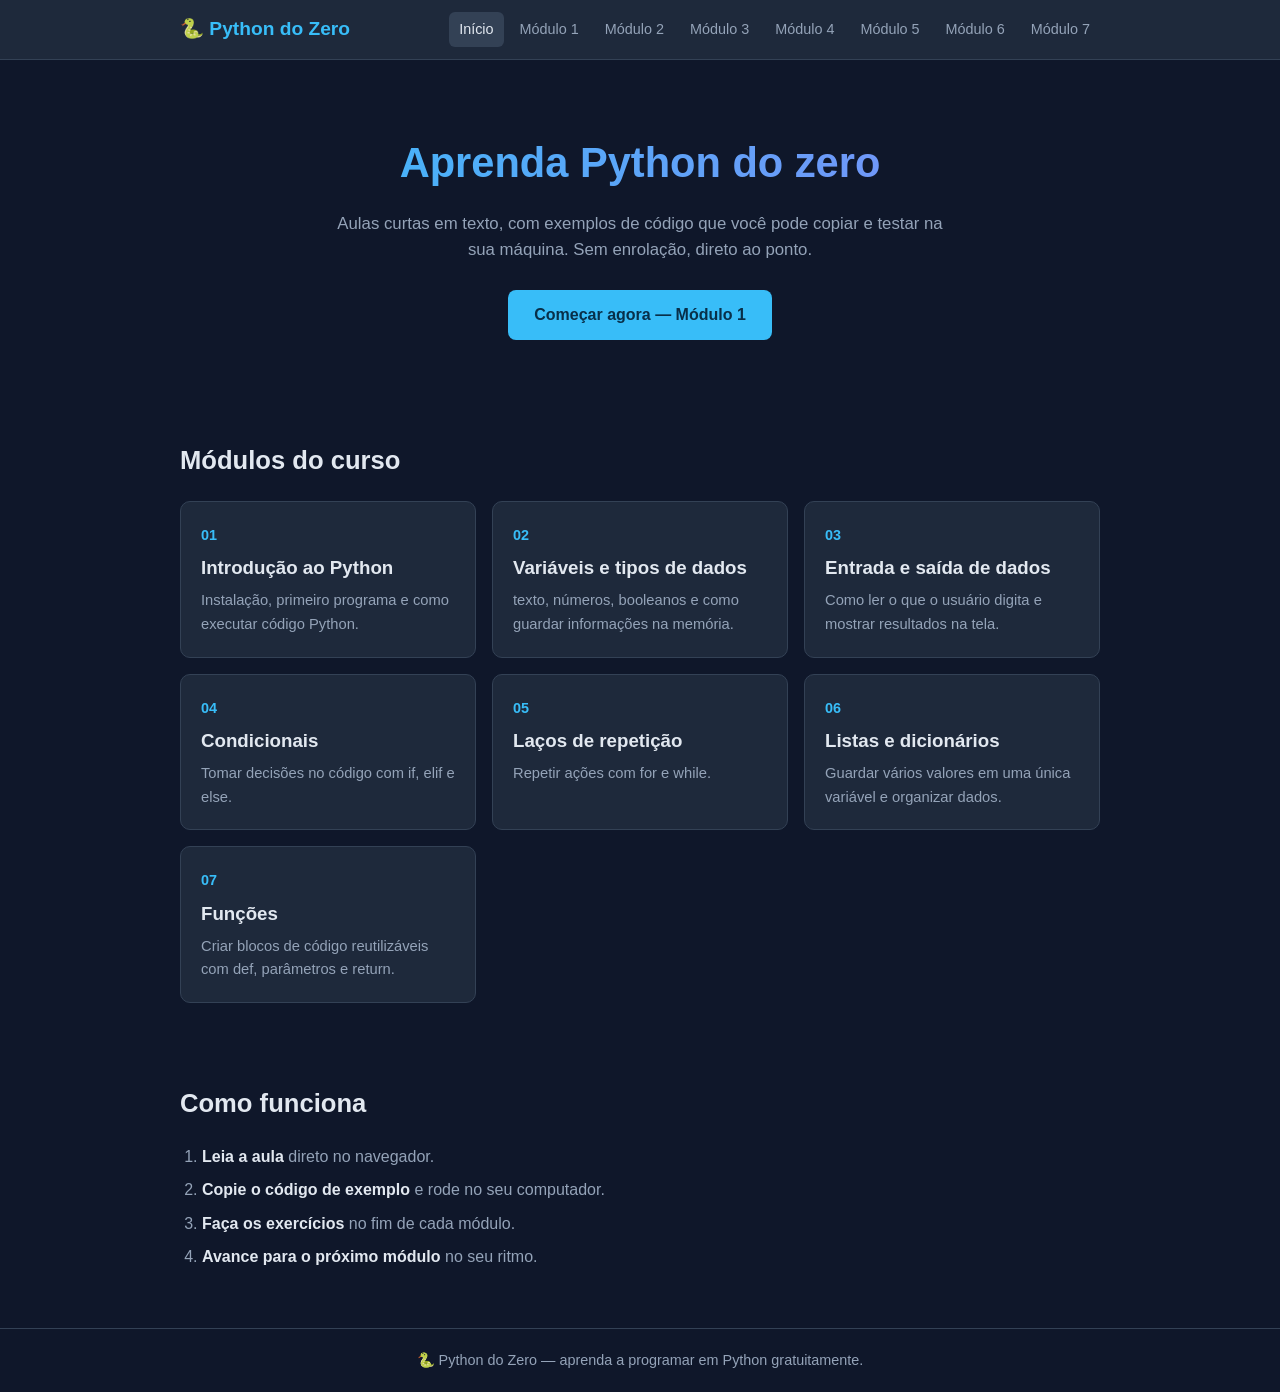
<file: index.html>
<!DOCTYPE html>
<html lang="pt-BR">
<head>
  <meta charset="UTF-8">
  <meta name="viewport" content="width=device-width, initial-scale=1.0">
  <title>Python do Zero — Aprenda Python passo a passo</title>
  <meta name="description" content="Plataforma gratuita para aprender Python do zero, com aulas em texto, exemplos de código e exercícios.">
  <link rel="stylesheet" href="css/style.css">
</head>
<body>
  <header class="topo">
    <div class="container topo-conteudo">
      <a class="logo" href="index.html">🐍 Python do Zero</a>
      <button class="menu-botao" id="menu-botao" aria-label="Abrir menu">☰</button>
      <nav class="menu" id="menu">
        <a href="index.html" class="ativo">Início</a>
        <a href="aulas/modulo-1.html">Módulo 1</a>
        <a href="aulas/modulo-2.html">Módulo 2</a>
        <a href="aulas/modulo-3.html">Módulo 3</a>
        <a href="aulas/modulo-4.html">Módulo 4</a>
        <a href="aulas/modulo-5.html">Módulo 5</a>
        <a href="aulas/modulo-6.html">Módulo 6</a>
        <a href="aulas/modulo-7.html">Módulo 7</a>
      </nav>
    </div>
  </header>

  <main>
    <section class="hero container">
      <h1>Aprenda Python do zero</h1>
      <p class="subtitulo">Aulas curtas em texto, com exemplos de código que você pode copiar e testar na sua máquina. Sem enrolação, direto ao ponto.</p>
      <a class="botao" href="aulas/modulo-1.html">Começar agora — Módulo 1</a>
    </section>

    <section class="container modulos">
      <h2>Módulos do curso</h2>
      <div class="grade">
        <a class="cartao" href="aulas/modulo-1.html">
          <span class="numero">01</span>
          <h3>Introdução ao Python</h3>
          <p>Instalação, primeiro programa e como executar código Python.</p>
        </a>
        <a class="cartao" href="aulas/modulo-2.html">
          <span class="numero">02</span>
          <h3>Variáveis e tipos de dados</h3>
          <p>texto, números, booleanos e como guardar informações na memória.</p>
        </a>
        <a class="cartao" href="aulas/modulo-3.html">
          <span class="numero">03</span>
          <h3>Entrada e saída de dados</h3>
          <p>Como ler o que o usuário digita e mostrar resultados na tela.</p>
        </a>
        <a class="cartao" href="aulas/modulo-4.html">
          <span class="numero">04</span>
          <h3>Condicionais</h3>
          <p>Tomar decisões no código com if, elif e else.</p>
        </a>
        <a class="cartao" href="aulas/modulo-5.html">
          <span class="numero">05</span>
          <h3>Laços de repetição</h3>
          <p>Repetir ações com for e while.</p>
        </a>
        <a class="cartao" href="aulas/modulo-6.html">
          <span class="numero">06</span>
          <h3>Listas e dicionários</h3>
          <p>Guardar vários valores em uma única variável e organizar dados.</p>
        </a>
        <a class="cartao" href="aulas/modulo-7.html">
          <span class="numero">07</span>
          <h3>Funções</h3>
          <p>Criar blocos de código reutilizáveis com def, parâmetros e return.</p>
        </a>
      </div>
    </section>

    <section class="container como-funciona">
      <h2>Como funciona</h2>
      <ol class="passos">
        <li><strong>Leia a aula</strong> direto no navegador.</li>
        <li><strong>Copie o código de exemplo</strong> e rode no seu computador.</li>
        <li><strong>Faça os exercícios</strong> no fim de cada módulo.</li>
        <li><strong>Avance para o próximo módulo</strong> no seu ritmo.</li>
      </ol>
    </section>
  </main>

  <footer class="rodape">
    <div class="container">
      <p>🐍 Python do Zero — aprenda a programar em Python gratuitamente.</p>
    </div>
  </footer>

  <script src="js/main.js"></script>
</body>
</html>
</file>
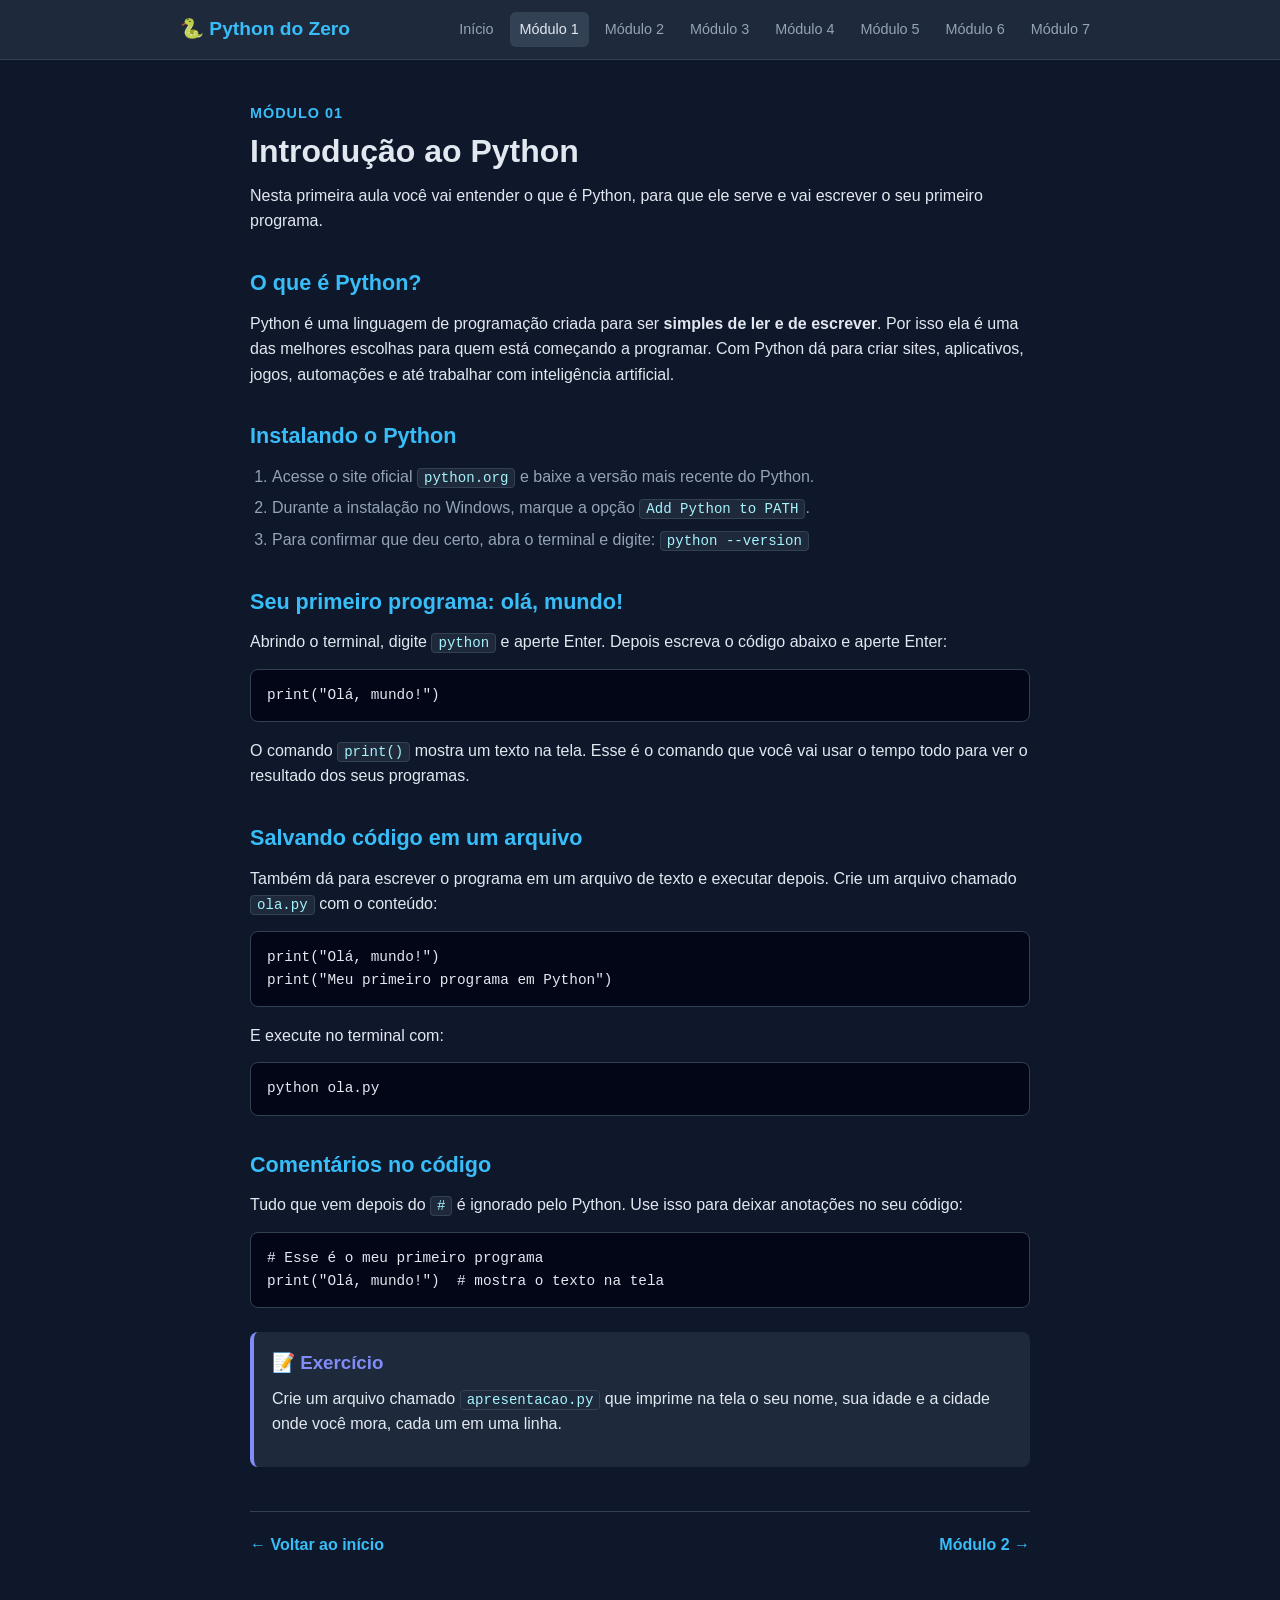
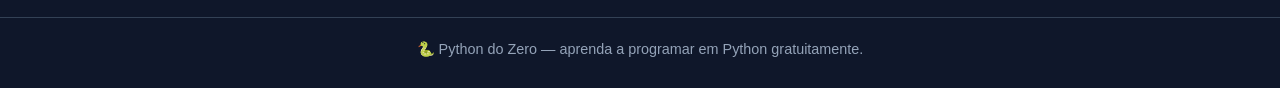
<file: aulas/modulo-1.html>
<!DOCTYPE html>
<html lang="pt-BR">
<head>
  <meta charset="UTF-8">
  <meta name="viewport" content="width=device-width, initial-scale=1.0">
  <title>Módulo 1 — Introdução ao Python | Python do Zero</title>
  <link rel="stylesheet" href="../css/style.css">
</head>
<body>
  <header class="topo">
    <div class="container topo-conteudo">
      <a class="logo" href="../index.html">🐍 Python do Zero</a>
      <button class="menu-botao" id="menu-botao" aria-label="Abrir menu">☰</button>
      <nav class="menu" id="menu">
        <a href="../index.html">Início</a>
        <a href="modulo-1.html">Módulo 1</a>
        <a href="modulo-2.html">Módulo 2</a>
        <a href="modulo-3.html">Módulo 3</a>
        <a href="modulo-4.html">Módulo 4</a>
        <a href="modulo-5.html">Módulo 5</a>
        <a href="modulo-6.html">Módulo 6</a>
        <a href="modulo-7.html">Módulo 7</a>
      </nav>
    </div>
  </header>

  <main class="aula">
    <span class="modulo-tag">Módulo 01</span>
    <h1>Introdução ao Python</h1>
    <p>Nesta primeira aula você vai entender o que é Python, para que ele serve e vai escrever o seu primeiro programa.</p>

    <h2>O que é Python?</h2>
    <p>Python é uma linguagem de programação criada para ser <strong>simples de ler e de escrever</strong>. Por isso ela é uma das melhores escolhas para quem está começando a programar. Com Python dá para criar sites, aplicativos, jogos, automações e até trabalhar com inteligência artificial.</p>

    <h2>Instalando o Python</h2>
    <ol>
      <li>Acesse o site oficial <code>python.org</code> e baixe a versão mais recente do Python.</li>
      <li>Durante a instalação no Windows, marque a opção <code>Add Python to PATH</code>.</li>
      <li>Para confirmar que deu certo, abra o terminal e digite: <code>python --version</code></li>
    </ol>

    <h2>Seu primeiro programa: olá, mundo!</h2>
    <p>Abrindo o terminal, digite <code>python</code> e aperte Enter. Depois escreva o código abaixo e aperte Enter:</p>
    <pre><code>print("Olá, mundo!")</code></pre>
    <p>O comando <code>print()</code> mostra um texto na tela. Esse é o comando que você vai usar o tempo todo para ver o resultado dos seus programas.</p>

    <h2>Salvando código em um arquivo</h2>
    <p>Também dá para escrever o programa em um arquivo de texto e executar depois. Crie um arquivo chamado <code>ola.py</code> com o conteúdo:</p>
    <pre><code>print("Olá, mundo!")
print("Meu primeiro programa em Python")</code></pre>
    <p>E execute no terminal com:</p>
    <pre><code>python ola.py</code></pre>

    <h2>Comentários no código</h2>
    <p>Tudo que vem depois do <code>#</code> é ignorado pelo Python. Use isso para deixar anotações no seu código:</p>
    <pre><code># Esse é o meu primeiro programa
print("Olá, mundo!")  # mostra o texto na tela</code></pre>

    <div class="exercicio">
      <h3>📝 Exercício</h3>
      <p>Crie um arquivo chamado <code>apresentacao.py</code> que imprime na tela o seu nome, sua idade e a cidade onde você mora, cada um em uma linha.</p>
    </div>

    <nav class="nav-aulas">
      <a href="../index.html">← Voltar ao início</a>
      <a href="modulo-2.html">Módulo 2 →</a>
    </nav>
  </main>

  <footer class="rodape">
    <div class="container">
      <p>🐍 Python do Zero — aprenda a programar em Python gratuitamente.</p>
    </div>
  </footer>

  <script src="../js/main.js"></script>
</body>
</html>
</file>
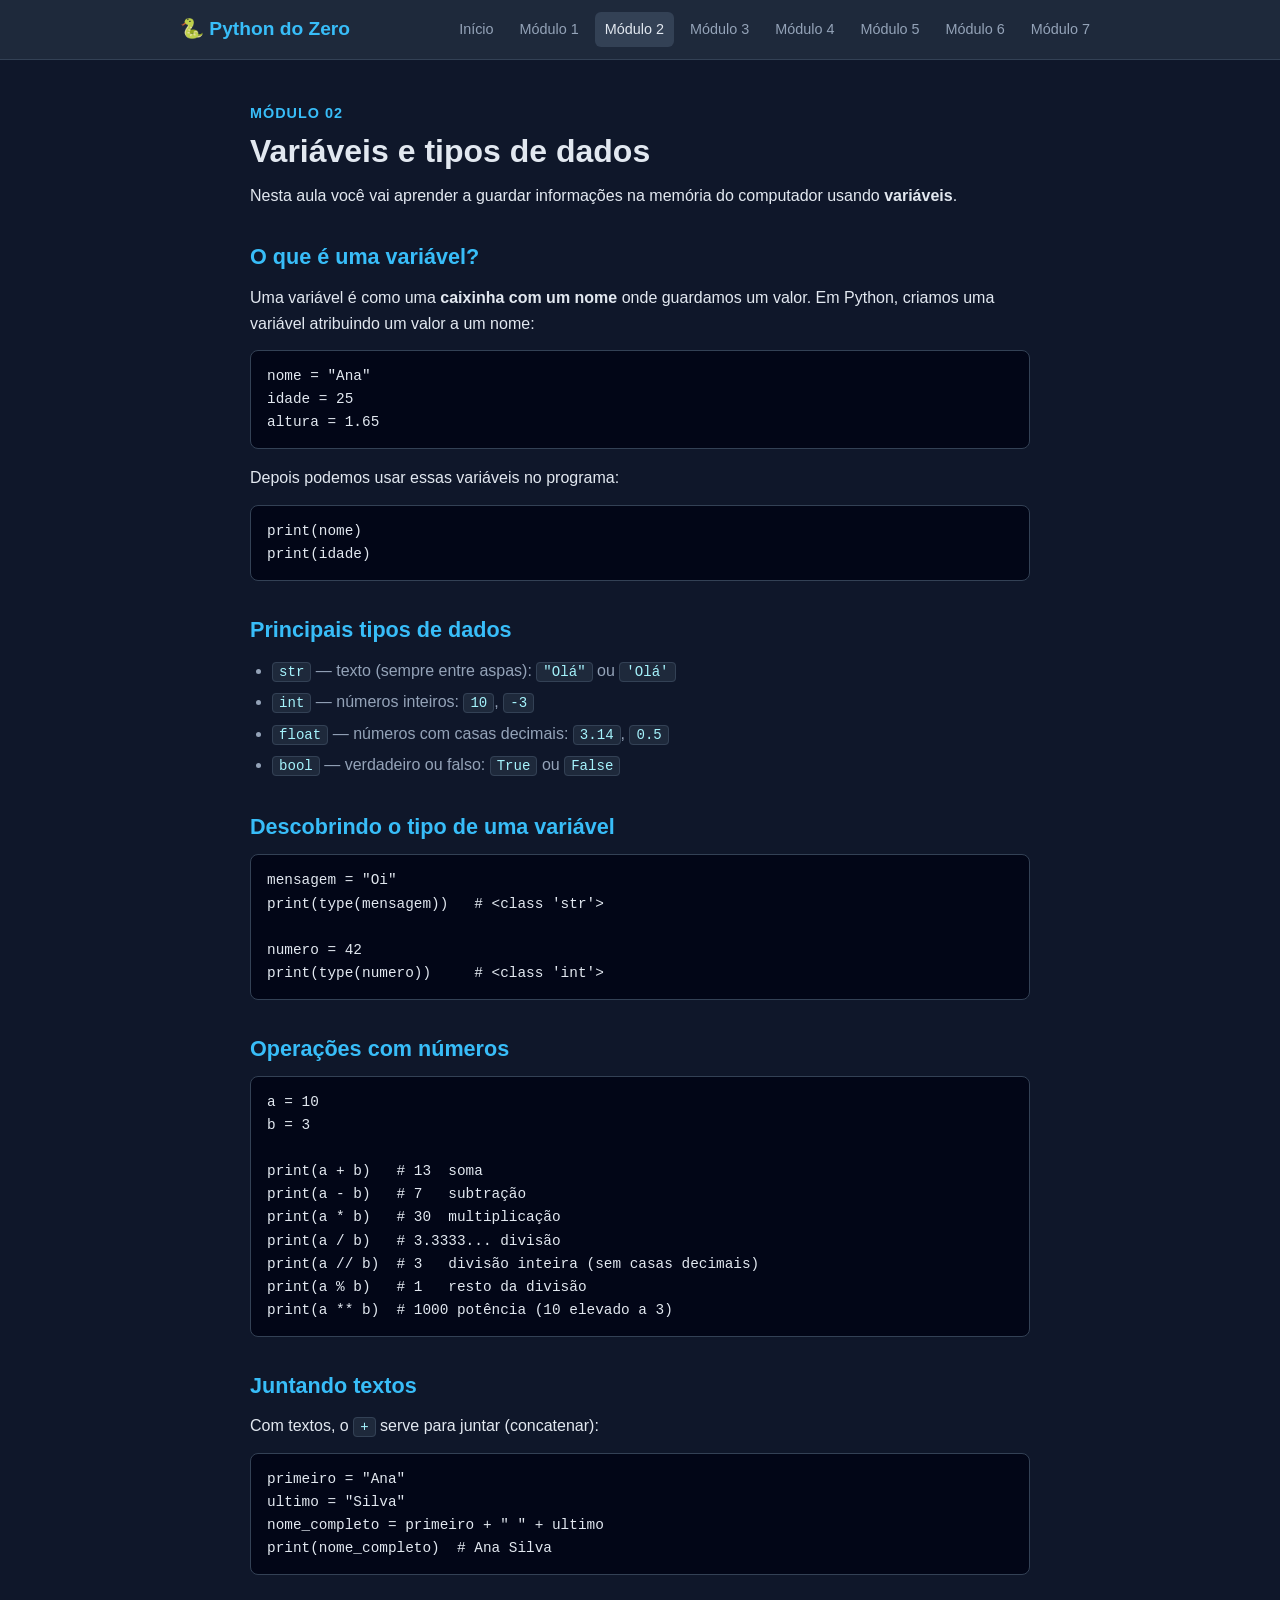
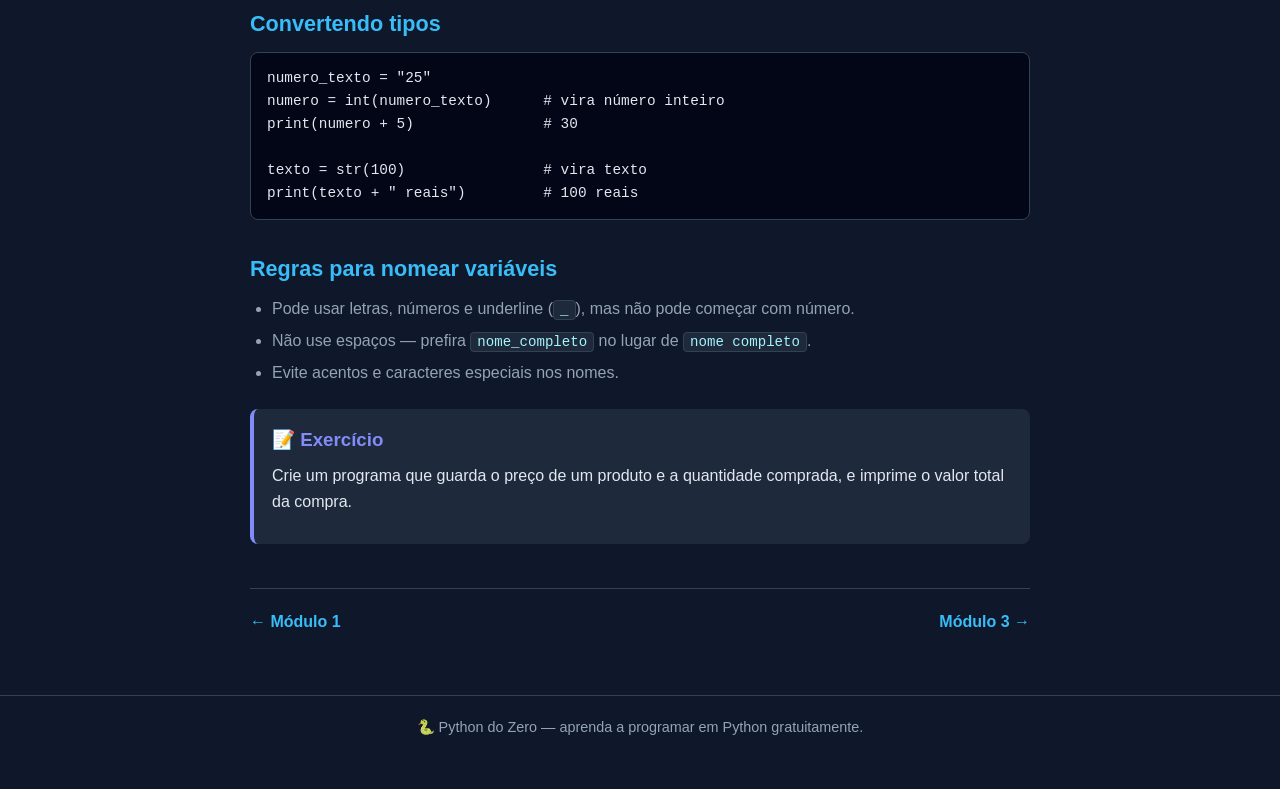
<file: aulas/modulo-2.html>
<!DOCTYPE html>
<html lang="pt-BR">
<head>
  <meta charset="UTF-8">
  <meta name="viewport" content="width=device-width, initial-scale=1.0">
  <title>Módulo 2 — Variáveis e tipos de dados | Python do Zero</title>
  <link rel="stylesheet" href="../css/style.css">
</head>
<body>
  <header class="topo">
    <div class="container topo-conteudo">
      <a class="logo" href="../index.html">🐍 Python do Zero</a>
      <button class="menu-botao" id="menu-botao" aria-label="Abrir menu">☰</button>
      <nav class="menu" id="menu">
        <a href="../index.html">Início</a>
        <a href="modulo-1.html">Módulo 1</a>
        <a href="modulo-2.html">Módulo 2</a>
        <a href="modulo-3.html">Módulo 3</a>
        <a href="modulo-4.html">Módulo 4</a>
        <a href="modulo-5.html">Módulo 5</a>
        <a href="modulo-6.html">Módulo 6</a>
        <a href="modulo-7.html">Módulo 7</a>
      </nav>
    </div>
  </header>

  <main class="aula">
    <span class="modulo-tag">Módulo 02</span>
    <h1>Variáveis e tipos de dados</h1>
    <p>Nesta aula você vai aprender a guardar informações na memória do computador usando <strong>variáveis</strong>.</p>

    <h2>O que é uma variável?</h2>
    <p>Uma variável é como uma <strong>caixinha com um nome</strong> onde guardamos um valor. Em Python, criamos uma variável atribuindo um valor a um nome:</p>
    <pre><code>nome = "Ana"
idade = 25
altura = 1.65</code></pre>
    <p>Depois podemos usar essas variáveis no programa:</p>
    <pre><code>print(nome)
print(idade)</code></pre>

    <h2>Principais tipos de dados</h2>
    <ul>
      <li><code>str</code> — texto (sempre entre aspas): <code>"Olá"</code> ou <code>'Olá'</code></li>
      <li><code>int</code> — números inteiros: <code>10</code>, <code>-3</code></li>
      <li><code>float</code> — números com casas decimais: <code>3.14</code>, <code>0.5</code></li>
      <li><code>bool</code> — verdadeiro ou falso: <code>True</code> ou <code>False</code></li>
    </ul>

    <h2>Descobrindo o tipo de uma variável</h2>
    <pre><code>mensagem = "Oi"
print(type(mensagem))   # &lt;class 'str'&gt;

numero = 42
print(type(numero))     # &lt;class 'int'&gt;</code></pre>

    <h2>Operações com números</h2>
    <pre><code>a = 10
b = 3

print(a + b)   # 13  soma
print(a - b)   # 7   subtração
print(a * b)   # 30  multiplicação
print(a / b)   # 3.3333... divisão
print(a // b)  # 3   divisão inteira (sem casas decimais)
print(a % b)   # 1   resto da divisão
print(a ** b)  # 1000 potência (10 elevado a 3)</code></pre>

    <h2>Juntando textos</h2>
    <p>Com textos, o <code>+</code> serve para juntar (concatenar):</p>
    <pre><code>primeiro = "Ana"
ultimo = "Silva"
nome_completo = primeiro + " " + ultimo
print(nome_completo)  # Ana Silva</code></pre>

    <h2>Convertendo tipos</h2>
    <pre><code>numero_texto = "25"
numero = int(numero_texto)      # vira número inteiro
print(numero + 5)               # 30

texto = str(100)                # vira texto
print(texto + " reais")         # 100 reais</code></pre>

    <h2>Regras para nomear variáveis</h2>
    <ul>
      <li>Pode usar letras, números e underline (<code>_</code>), mas não pode começar com número.</li>
      <li>Não use espaços — prefira <code>nome_completo</code> no lugar de <code>nome completo</code>.</li>
      <li>Evite acentos e caracteres especiais nos nomes.</li>
    </ul>

    <div class="exercicio">
      <h3>📝 Exercício</h3>
      <p>Crie um programa que guarda o preço de um produto e a quantidade comprada, e imprime o valor total da compra.</p>
    </div>

    <nav class="nav-aulas">
      <a href="modulo-1.html">← Módulo 1</a>
      <a href="modulo-3.html">Módulo 3 →</a>
    </nav>
  </main>

  <footer class="rodape">
    <div class="container">
      <p>🐍 Python do Zero — aprenda a programar em Python gratuitamente.</p>
    </div>
  </footer>

  <script src="../js/main.js"></script>
</body>
</html>
</file>
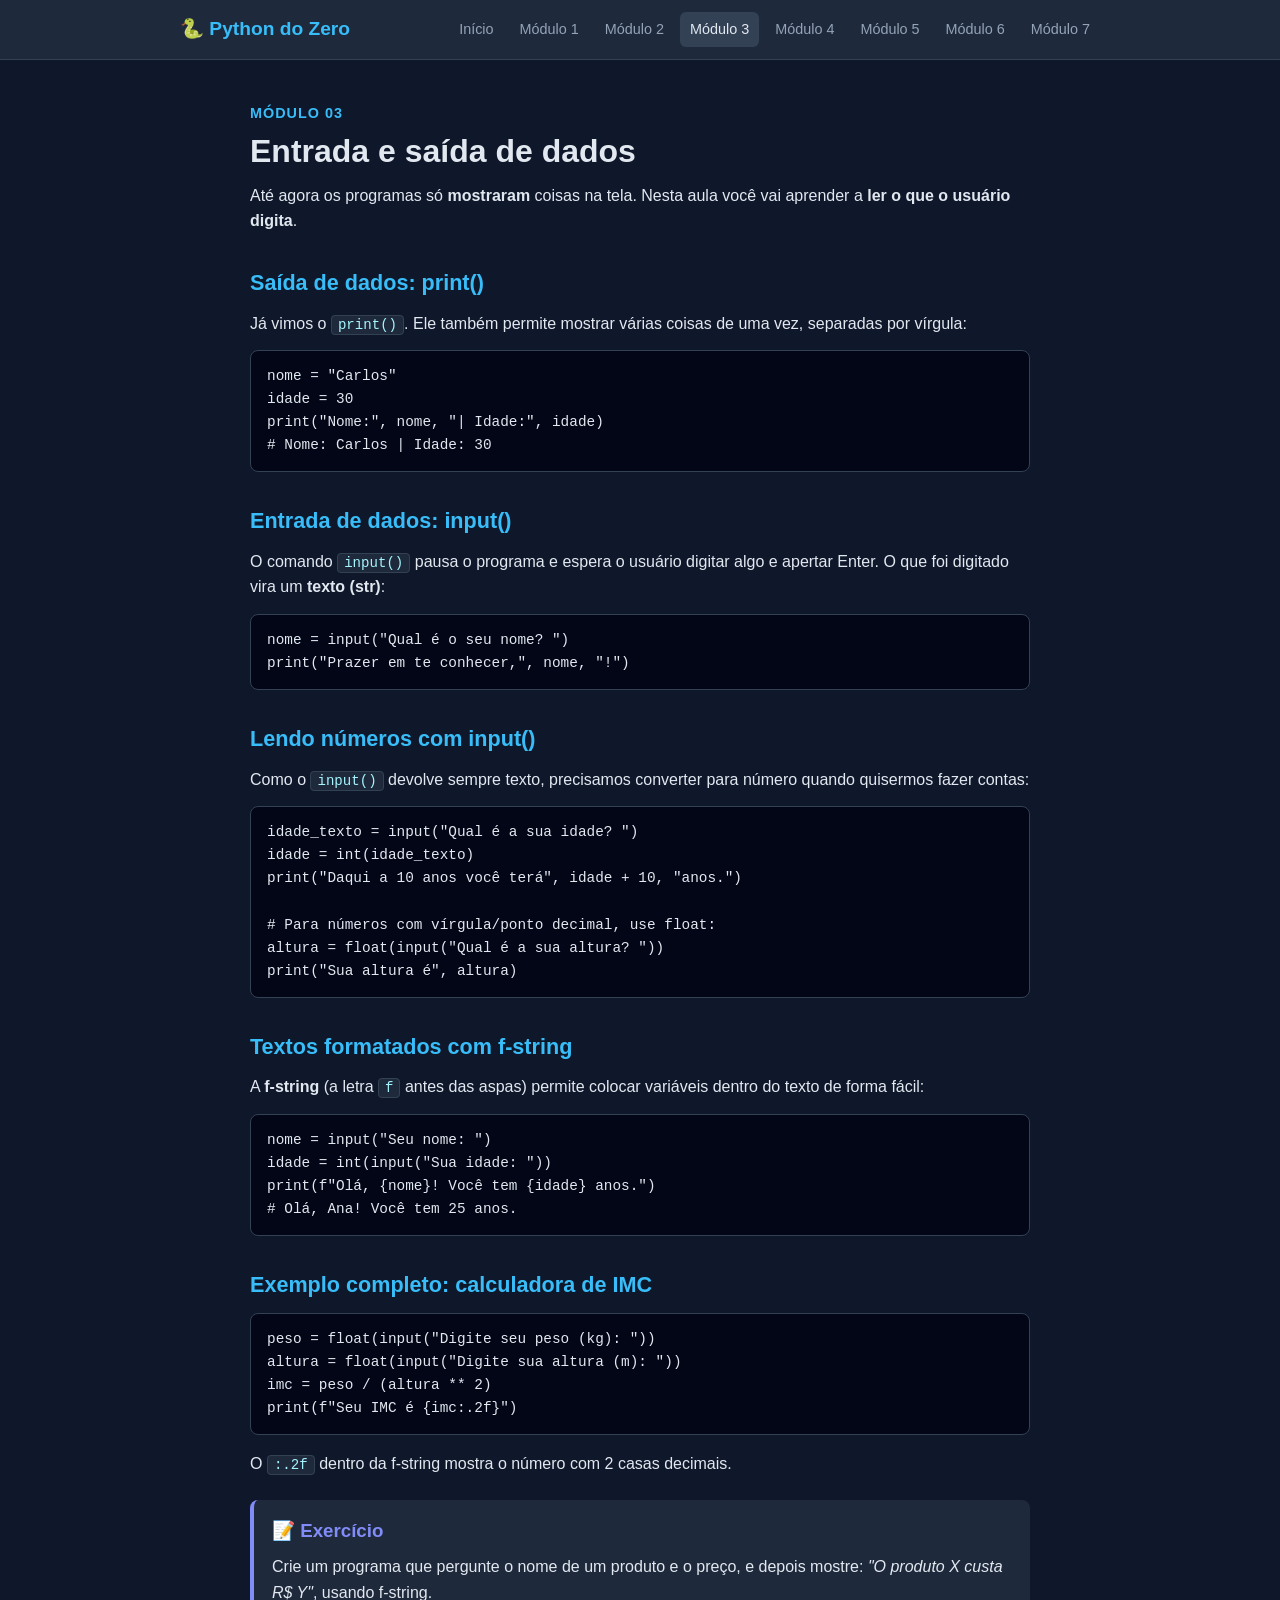
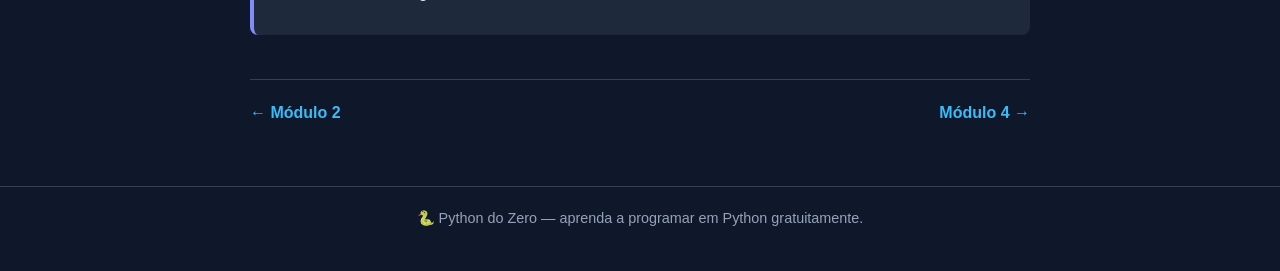
<file: aulas/modulo-3.html>
<!DOCTYPE html>
<html lang="pt-BR">
<head>
  <meta charset="UTF-8">
  <meta name="viewport" content="width=device-width, initial-scale=1.0">
  <title>Módulo 3 — Entrada e saída de dados | Python do Zero</title>
  <link rel="stylesheet" href="../css/style.css">
</head>
<body>
  <header class="topo">
    <div class="container topo-conteudo">
      <a class="logo" href="../index.html">🐍 Python do Zero</a>
      <button class="menu-botao" id="menu-botao" aria-label="Abrir menu">☰</button>
      <nav class="menu" id="menu">
        <a href="../index.html">Início</a>
        <a href="modulo-1.html">Módulo 1</a>
        <a href="modulo-2.html">Módulo 2</a>
        <a href="modulo-3.html">Módulo 3</a>
        <a href="modulo-4.html">Módulo 4</a>
        <a href="modulo-5.html">Módulo 5</a>
        <a href="modulo-6.html">Módulo 6</a>
        <a href="modulo-7.html">Módulo 7</a>
      </nav>
    </div>
  </header>

  <main class="aula">
    <span class="modulo-tag">Módulo 03</span>
    <h1>Entrada e saída de dados</h1>
    <p>Até agora os programas só <strong>mostraram</strong> coisas na tela. Nesta aula você vai aprender a <strong>ler o que o usuário digita</strong>.</p>

    <h2>Saída de dados: print()</h2>
    <p>Já vimos o <code>print()</code>. Ele também permite mostrar várias coisas de uma vez, separadas por vírgula:</p>
    <pre><code>nome = "Carlos"
idade = 30
print("Nome:", nome, "| Idade:", idade)
# Nome: Carlos | Idade: 30</code></pre>

    <h2>Entrada de dados: input()</h2>
    <p>O comando <code>input()</code> pausa o programa e espera o usuário digitar algo e apertar Enter. O que foi digitado vira um <strong>texto (str)</strong>:</p>
    <pre><code>nome = input("Qual é o seu nome? ")
print("Prazer em te conhecer,", nome, "!")</code></pre>

    <h2>Lendo números com input()</h2>
    <p>Como o <code>input()</code> devolve sempre texto, precisamos converter para número quando quisermos fazer contas:</p>
    <pre><code>idade_texto = input("Qual é a sua idade? ")
idade = int(idade_texto)
print("Daqui a 10 anos você terá", idade + 10, "anos.")

# Para números com vírgula/ponto decimal, use float:
altura = float(input("Qual é a sua altura? "))
print("Sua altura é", altura)</code></pre>

    <h2>Textos formatados com f-string</h2>
    <p>A <strong>f-string</strong> (a letra <code>f</code> antes das aspas) permite colocar variáveis dentro do texto de forma fácil:</p>
    <pre><code>nome = input("Seu nome: ")
idade = int(input("Sua idade: "))
print(f"Olá, {nome}! Você tem {idade} anos.")
# Olá, Ana! Você tem 25 anos.</code></pre>

    <h2>Exemplo completo: calculadora de IMC</h2>
    <pre><code>peso = float(input("Digite seu peso (kg): "))
altura = float(input("Digite sua altura (m): "))
imc = peso / (altura ** 2)
print(f"Seu IMC é {imc:.2f}")</code></pre>
    <p>O <code>:.2f</code> dentro da f-string mostra o número com 2 casas decimais.</p>

    <div class="exercicio">
      <h3>📝 Exercício</h3>
      <p>Crie um programa que pergunte o nome de um produto e o preço, e depois mostre: <em>"O produto X custa R$ Y"</em>, usando f-string.</p>
    </div>

    <nav class="nav-aulas">
      <a href="modulo-2.html">← Módulo 2</a>
      <a href="modulo-4.html">Módulo 4 →</a>
    </nav>
  </main>

  <footer class="rodape">
    <div class="container">
      <p>🐍 Python do Zero — aprenda a programar em Python gratuitamente.</p>
    </div>
  </footer>

  <script src="../js/main.js"></script>
</body>
</html>
</file>
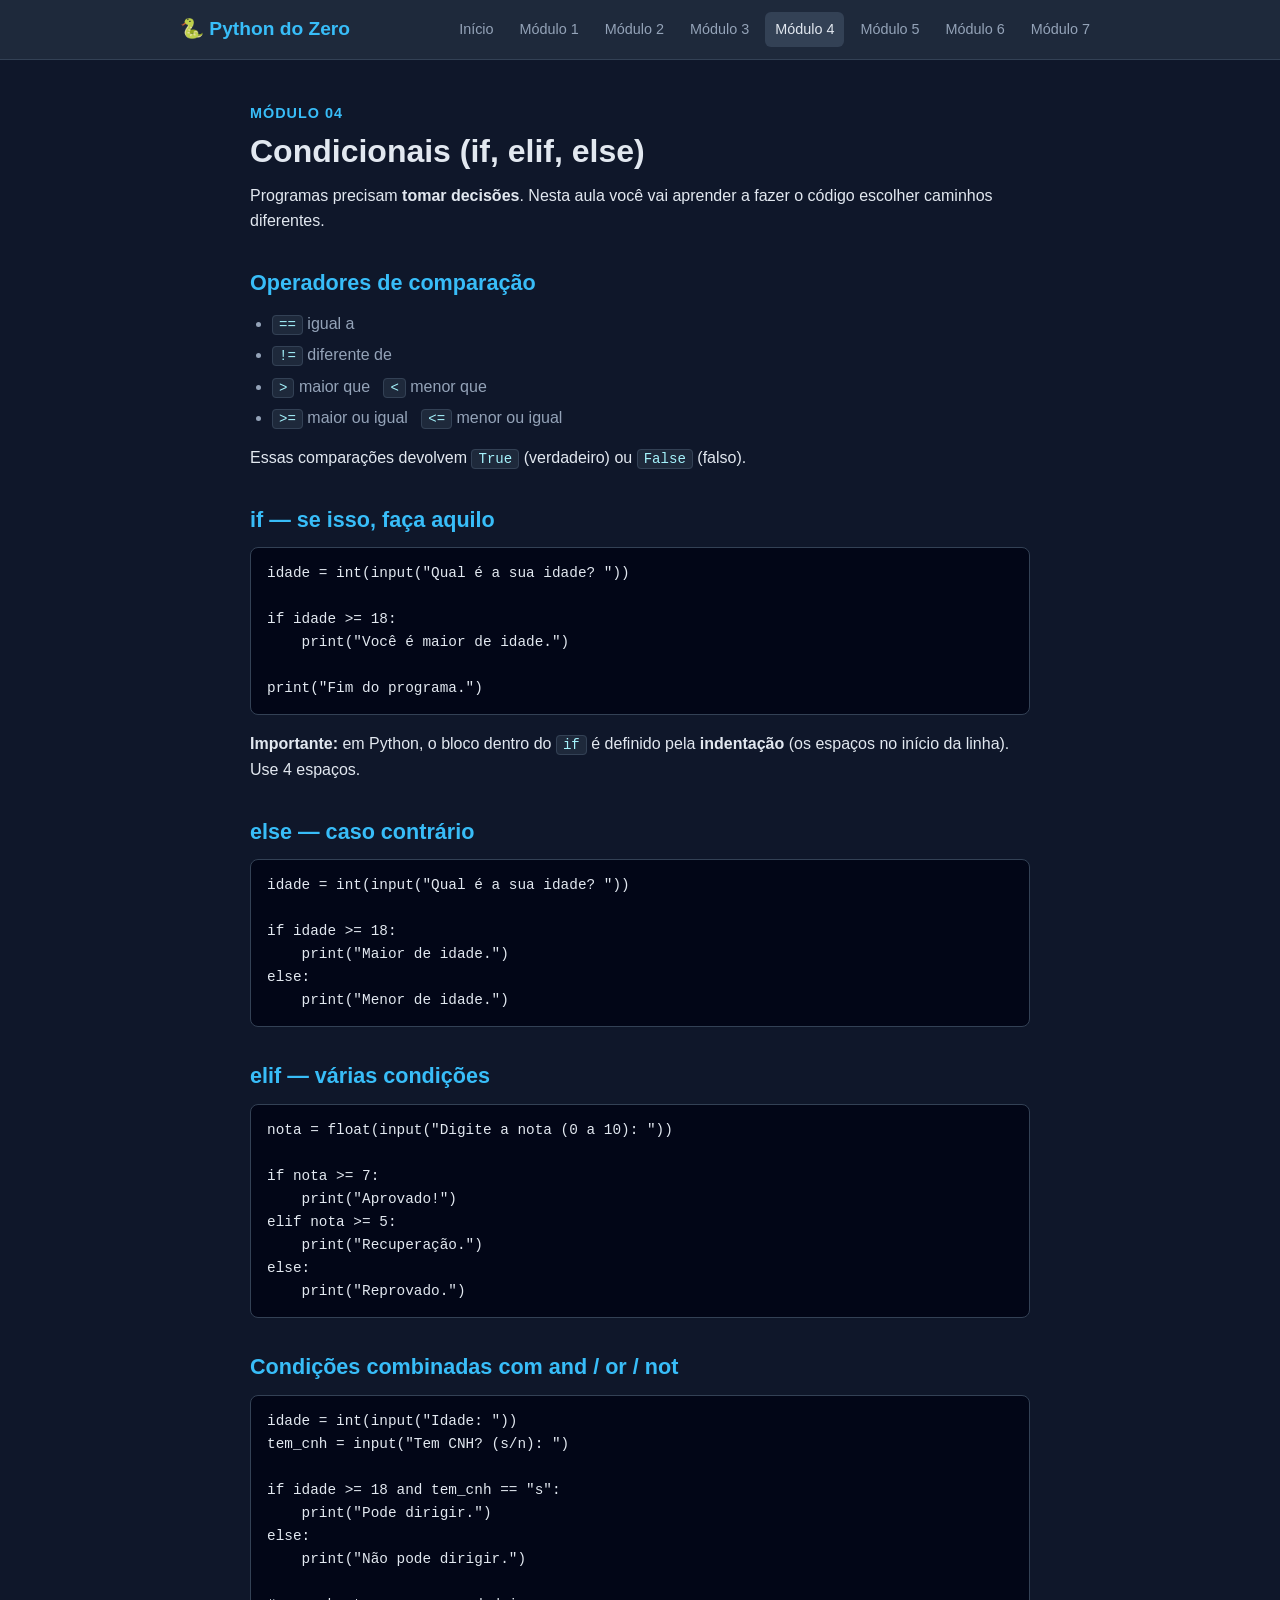
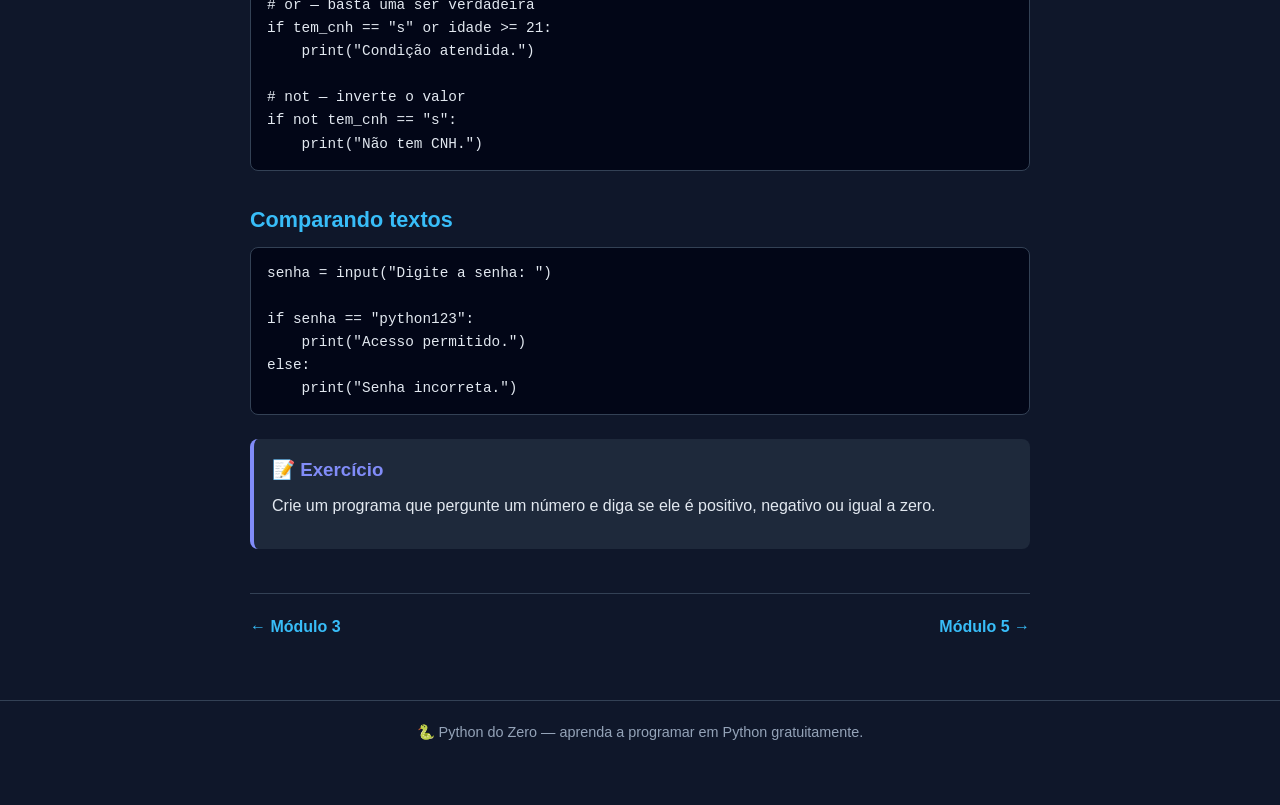
<file: aulas/modulo-4.html>
<!DOCTYPE html>
<html lang="pt-BR">
<head>
  <meta charset="UTF-8">
  <meta name="viewport" content="width=device-width, initial-scale=1.0">
  <title>Módulo 4 — Condicionais | Python do Zero</title>
  <link rel="stylesheet" href="../css/style.css">
</head>
<body>
  <header class="topo">
    <div class="container topo-conteudo">
      <a class="logo" href="../index.html">🐍 Python do Zero</a>
      <button class="menu-botao" id="menu-botao" aria-label="Abrir menu">☰</button>
      <nav class="menu" id="menu">
        <a href="../index.html">Início</a>
        <a href="modulo-1.html">Módulo 1</a>
        <a href="modulo-2.html">Módulo 2</a>
        <a href="modulo-3.html">Módulo 3</a>
        <a href="modulo-4.html">Módulo 4</a>
        <a href="modulo-5.html">Módulo 5</a>
        <a href="modulo-6.html">Módulo 6</a>
        <a href="modulo-7.html">Módulo 7</a>
      </nav>
    </div>
  </header>

  <main class="aula">
    <span class="modulo-tag">Módulo 04</span>
    <h1>Condicionais (if, elif, else)</h1>
    <p>Programas precisam <strong>tomar decisões</strong>. Nesta aula você vai aprender a fazer o código escolher caminhos diferentes.</p>

    <h2>Operadores de comparação</h2>
    <ul>
      <li><code>==</code> igual a</li>
      <li><code>!=</code> diferente de</li>
      <li><code>&gt;</code> maior que &nbsp; <code>&lt;</code> menor que</li>
      <li><code>&gt;=</code> maior ou igual &nbsp; <code>&lt;=</code> menor ou igual</li>
    </ul>
    <p>Essas comparações devolvem <code>True</code> (verdadeiro) ou <code>False</code> (falso).</p>

    <h2>if — se isso, faça aquilo</h2>
    <pre><code>idade = int(input("Qual é a sua idade? "))

if idade >= 18:
    print("Você é maior de idade.")

print("Fim do programa.")</code></pre>
    <p><strong>Importante:</strong> em Python, o bloco dentro do <code>if</code> é definido pela <strong>indentação</strong> (os espaços no início da linha). Use 4 espaços.</p>

    <h2>else — caso contrário</h2>
    <pre><code>idade = int(input("Qual é a sua idade? "))

if idade >= 18:
    print("Maior de idade.")
else:
    print("Menor de idade.")</code></pre>

    <h2>elif — várias condições</h2>
    <pre><code>nota = float(input("Digite a nota (0 a 10): "))

if nota >= 7:
    print("Aprovado!")
elif nota >= 5:
    print("Recuperação.")
else:
    print("Reprovado.")</code></pre>

    <h2>Condições combinadas com and / or / not</h2>
    <pre><code>idade = int(input("Idade: "))
tem_cnh = input("Tem CNH? (s/n): ")

if idade >= 18 and tem_cnh == "s":
    print("Pode dirigir.")
else:
    print("Não pode dirigir.")

# or — basta uma ser verdadeira
if tem_cnh == "s" or idade >= 21:
    print("Condição atendida.")

# not — inverte o valor
if not tem_cnh == "s":
    print("Não tem CNH.")</code></pre>

    <h2>Comparando textos</h2>
    <pre><code>senha = input("Digite a senha: ")

if senha == "python123":
    print("Acesso permitido.")
else:
    print("Senha incorreta.")</code></pre>

    <div class="exercicio">
      <h3>📝 Exercício</h3>
      <p>Crie um programa que pergunte um número e diga se ele é positivo, negativo ou igual a zero.</p>
    </div>

    <nav class="nav-aulas">
      <a href="modulo-3.html">← Módulo 3</a>
      <a href="modulo-5.html">Módulo 5 →</a>
    </nav>
  </main>

  <footer class="rodape">
    <div class="container">
      <p>🐍 Python do Zero — aprenda a programar em Python gratuitamente.</p>
    </div>
  </footer>

  <script src="../js/main.js"></script>
</body>
</html>
</file>
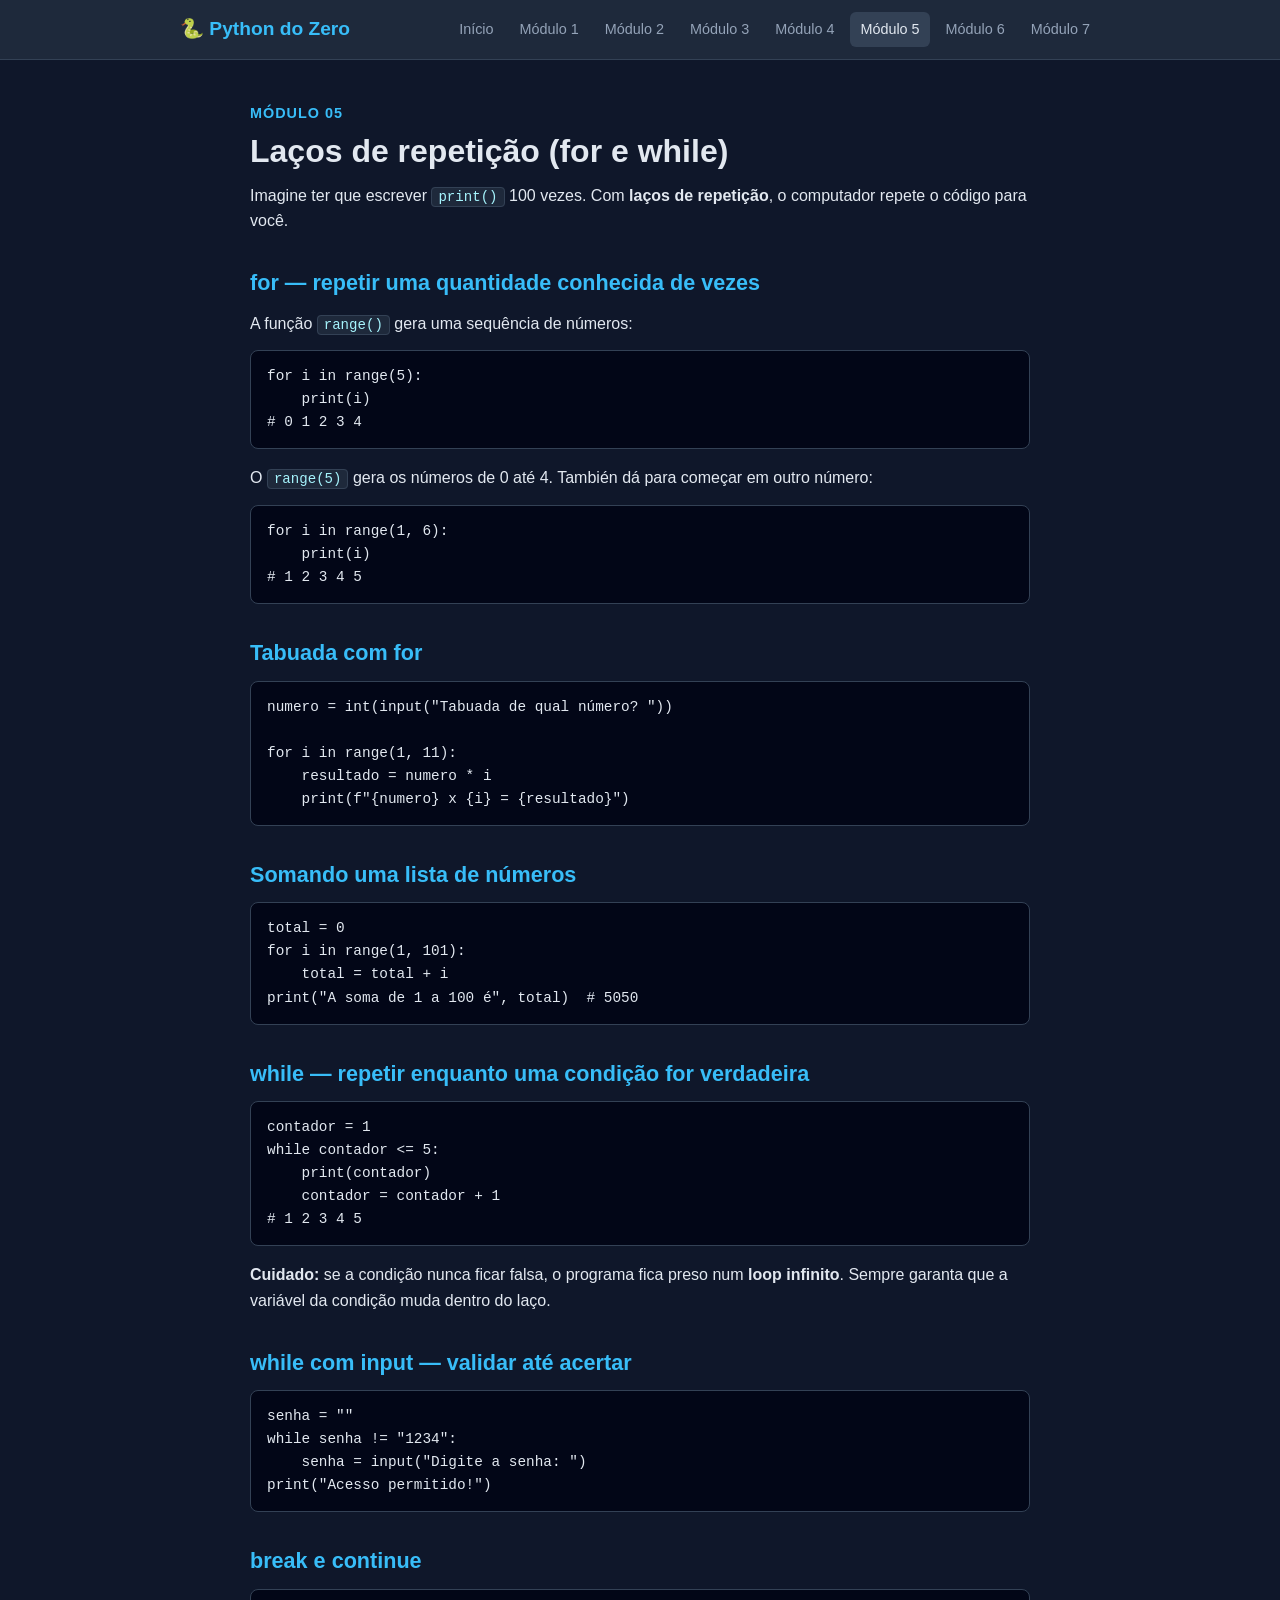
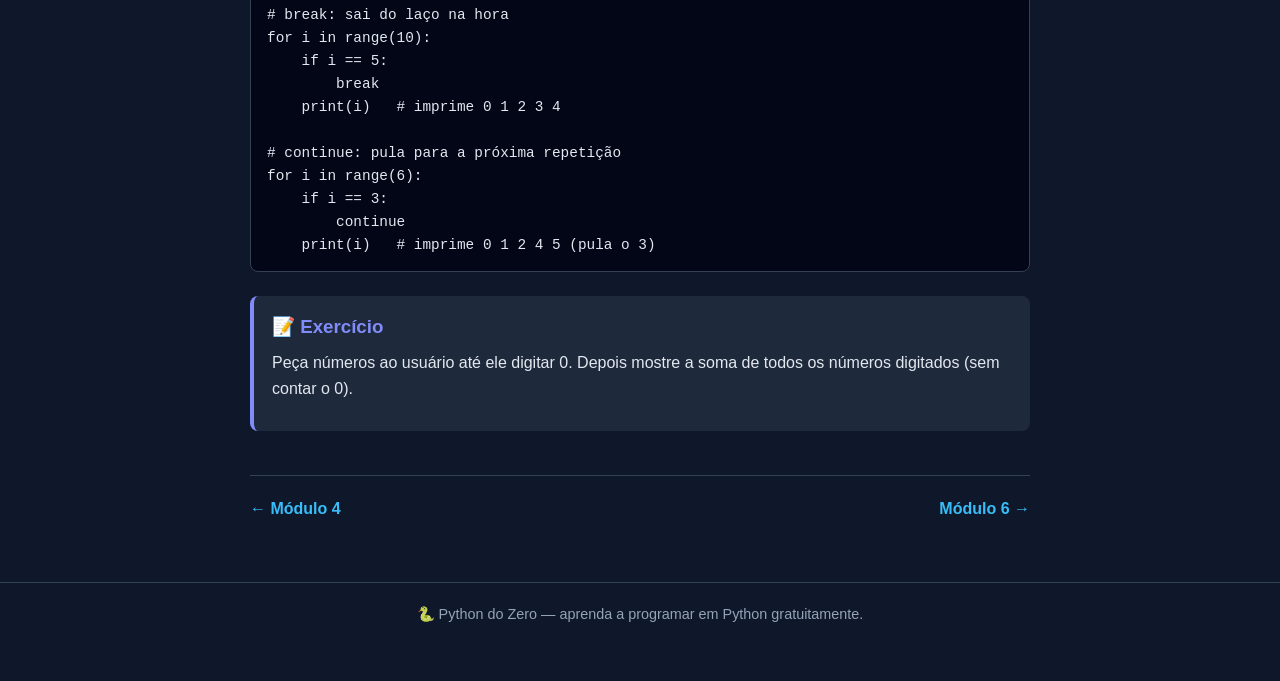
<file: aulas/modulo-5.html>
<!DOCTYPE html>
<html lang="pt-BR">
<head>
  <meta charset="UTF-8">
  <meta name="viewport" content="width=device-width, initial-scale=1.0">
  <title>Módulo 5 — Laços de repetição | Python do Zero</title>
  <link rel="stylesheet" href="../css/style.css">
</head>
<body>
  <header class="topo">
    <div class="container topo-conteudo">
      <a class="logo" href="../index.html">🐍 Python do Zero</a>
      <button class="menu-botao" id="menu-botao" aria-label="Abrir menu">☰</button>
      <nav class="menu" id="menu">
        <a href="../index.html">Início</a>
        <a href="modulo-1.html">Módulo 1</a>
        <a href="modulo-2.html">Módulo 2</a>
        <a href="modulo-3.html">Módulo 3</a>
        <a href="modulo-4.html">Módulo 4</a>
        <a href="modulo-5.html">Módulo 5</a>
        <a href="modulo-6.html">Módulo 6</a>
        <a href="modulo-7.html">Módulo 7</a>
      </nav>
    </div>
  </header>

  <main class="aula">
    <span class="modulo-tag">Módulo 05</span>
    <h1>Laços de repetição (for e while)</h1>
    <p>Imagine ter que escrever <code>print()</code> 100 vezes. Com <strong>laços de repetição</strong>, o computador repete o código para você.</p>

    <h2>for — repetir uma quantidade conhecida de vezes</h2>
    <p>A função <code>range()</code> gera uma sequência de números:</p>
    <pre><code>for i in range(5):
    print(i)
# 0 1 2 3 4</code></pre>
    <p>O <code>range(5)</code> gera os números de 0 até 4. También dá para começar em outro número:</p>
    <pre><code>for i in range(1, 6):
    print(i)
# 1 2 3 4 5</code></pre>

    <h2>Tabuada com for</h2>
    <pre><code>numero = int(input("Tabuada de qual número? "))

for i in range(1, 11):
    resultado = numero * i
    print(f"{numero} x {i} = {resultado}")</code></pre>

    <h2>Somando uma lista de números</h2>
    <pre><code>total = 0
for i in range(1, 101):
    total = total + i
print("A soma de 1 a 100 é", total)  # 5050</code></pre>

    <h2>while — repetir enquanto uma condição for verdadeira</h2>
    <pre><code>contador = 1
while contador <= 5:
    print(contador)
    contador = contador + 1
# 1 2 3 4 5</code></pre>
    <p><strong>Cuidado:</strong> se a condição nunca ficar falsa, o programa fica preso num <strong>loop infinito</strong>. Sempre garanta que a variável da condição muda dentro do laço.</p>

    <h2>while com input — validar até acertar</h2>
    <pre><code>senha = ""
while senha != "1234":
    senha = input("Digite a senha: ")
print("Acesso permitido!")</code></pre>

    <h2>break e continue</h2>
    <pre><code># break: sai do laço na hora
for i in range(10):
    if i == 5:
        break
    print(i)   # imprime 0 1 2 3 4

# continue: pula para a próxima repetição
for i in range(6):
    if i == 3:
        continue
    print(i)   # imprime 0 1 2 4 5 (pula o 3)</code></pre>

    <div class="exercicio">
      <h3>📝 Exercício</h3>
      <p>Peça números ao usuário até ele digitar 0. Depois mostre a soma de todos os números digitados (sem contar o 0).</p>
    </div>

    <nav class="nav-aulas">
      <a href="modulo-4.html">← Módulo 4</a>
      <a href="modulo-6.html">Módulo 6 →</a>
    </nav>
  </main>

  <footer class="rodape">
    <div class="container">
      <p>🐍 Python do Zero — aprenda a programar em Python gratuitamente.</p>
    </div>
  </footer>

  <script src="../js/main.js"></script>
</body>
</html>
</file>
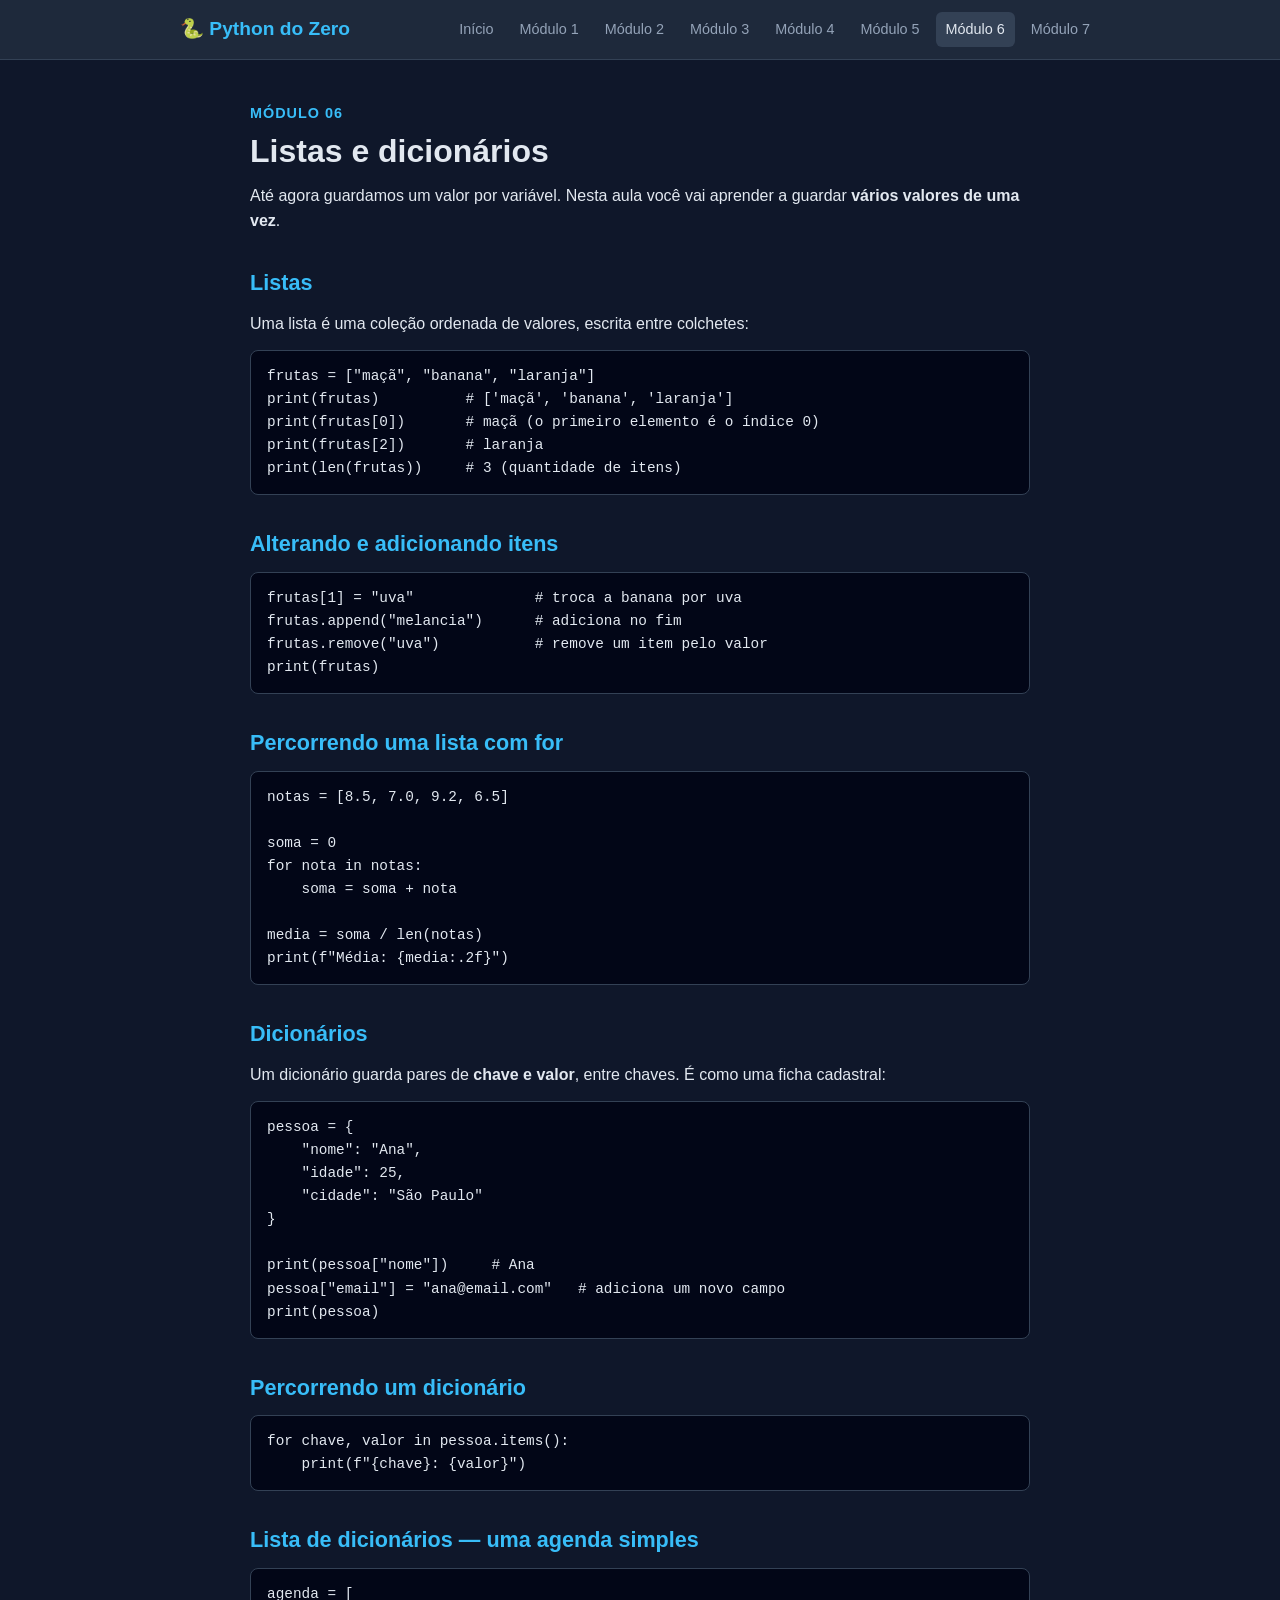
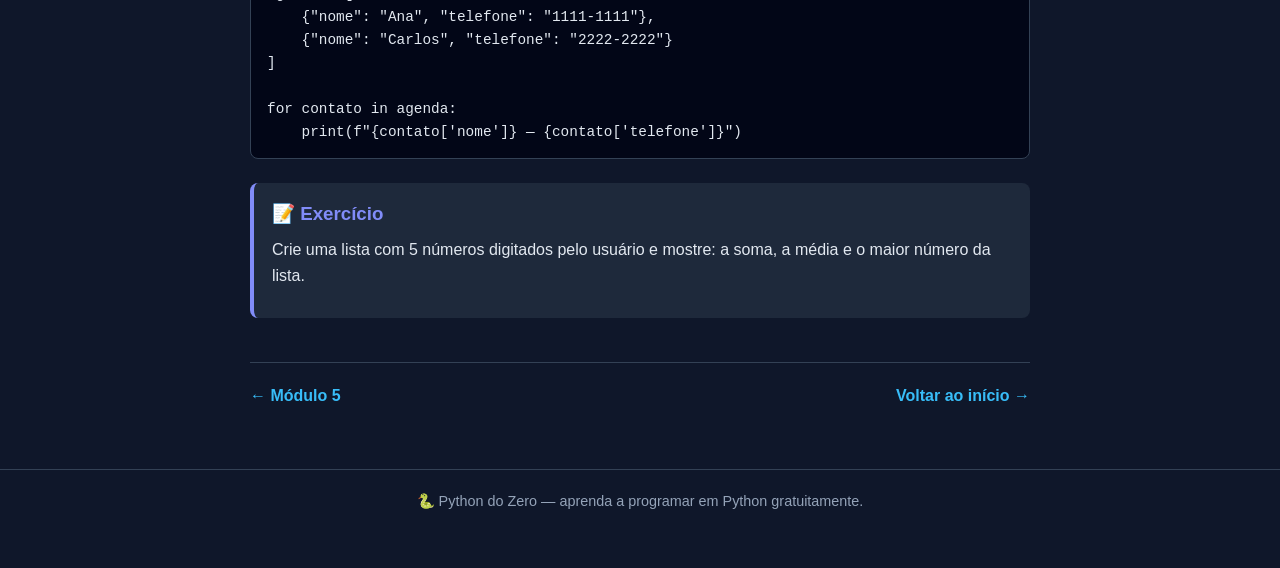
<file: aulas/modulo-6.html>
<!DOCTYPE html>
<html lang="pt-BR">
<head>
  <meta charset="UTF-8">
  <meta name="viewport" content="width=device-width, initial-scale=1.0">
  <title>Módulo 6 — Listas e dicionários | Python do Zero</title>
  <link rel="stylesheet" href="../css/style.css">
</head>
<body>
  <header class="topo">
    <div class="container topo-conteudo">
      <a class="logo" href="../index.html">🐍 Python do Zero</a>
      <button class="menu-botao" id="menu-botao" aria-label="Abrir menu">☰</button>
      <nav class="menu" id="menu">
        <a href="../index.html">Início</a>
        <a href="modulo-1.html">Módulo 1</a>
        <a href="modulo-2.html">Módulo 2</a>
        <a href="modulo-3.html">Módulo 3</a>
        <a href="modulo-4.html">Módulo 4</a>
        <a href="modulo-5.html">Módulo 5</a>
        <a href="modulo-6.html">Módulo 6</a>
        <a href="modulo-7.html">Módulo 7</a>
      </nav>
    </div>
  </header>

  <main class="aula">
    <span class="modulo-tag">Módulo 06</span>
    <h1>Listas e dicionários</h1>
    <p>Até agora guardamos um valor por variável. Nesta aula você vai aprender a guardar <strong>vários valores de uma vez</strong>.</p>

    <h2>Listas</h2>
    <p>Uma lista é uma coleção ordenada de valores, escrita entre colchetes:</p>
    <pre><code>frutas = ["maçã", "banana", "laranja"]
print(frutas)          # ['maçã', 'banana', 'laranja']
print(frutas[0])       # maçã (o primeiro elemento é o índice 0)
print(frutas[2])       # laranja
print(len(frutas))     # 3 (quantidade de itens)</code></pre>

    <h2>Alterando e adicionando itens</h2>
    <pre><code>frutas[1] = "uva"              # troca a banana por uva
frutas.append("melancia")      # adiciona no fim
frutas.remove("uva")           # remove um item pelo valor
print(frutas)</code></pre>

    <h2>Percorrendo uma lista com for</h2>
    <pre><code>notas = [8.5, 7.0, 9.2, 6.5]

soma = 0
for nota in notas:
    soma = soma + nota

media = soma / len(notas)
print(f"Média: {media:.2f}")</code></pre>

    <h2>Dicionários</h2>
    <p>Um dicionário guarda pares de <strong>chave e valor</strong>, entre chaves. É como uma ficha cadastral:</p>
    <pre><code>pessoa = {
    "nome": "Ana",
    "idade": 25,
    "cidade": "São Paulo"
}

print(pessoa["nome"])     # Ana
pessoa["email"] = "ana@email.com"   # adiciona um novo campo
print(pessoa)</code></pre>

    <h2>Percorrendo um dicionário</h2>
    <pre><code>for chave, valor in pessoa.items():
    print(f"{chave}: {valor}")</code></pre>

    <h2>Lista de dicionários — uma agenda simples</h2>
    <pre><code>agenda = [
    {"nome": "Ana", "telefone": "1111-1111"},
    {"nome": "Carlos", "telefone": "2222-2222"}
]

for contato in agenda:
    print(f"{contato['nome']} — {contato['telefone']}")</code></pre>

    <div class="exercicio">
      <h3>📝 Exercício</h3>
      <p>Crie uma lista com 5 números digitados pelo usuário e mostre: a soma, a média e o maior número da lista.</p>
    </div>

    <nav class="nav-aulas">
      <a href="modulo-5.html">← Módulo 5</a>
      <a href="../index.html">Voltar ao início →</a>
    </nav>
  </main>

  <footer class="rodape">
    <div class="container">
      <p>🐍 Python do Zero — aprenda a programar em Python gratuitamente.</p>
    </div>
  </footer>

  <script src="../js/main.js"></script>
</body>
</html>
</file>
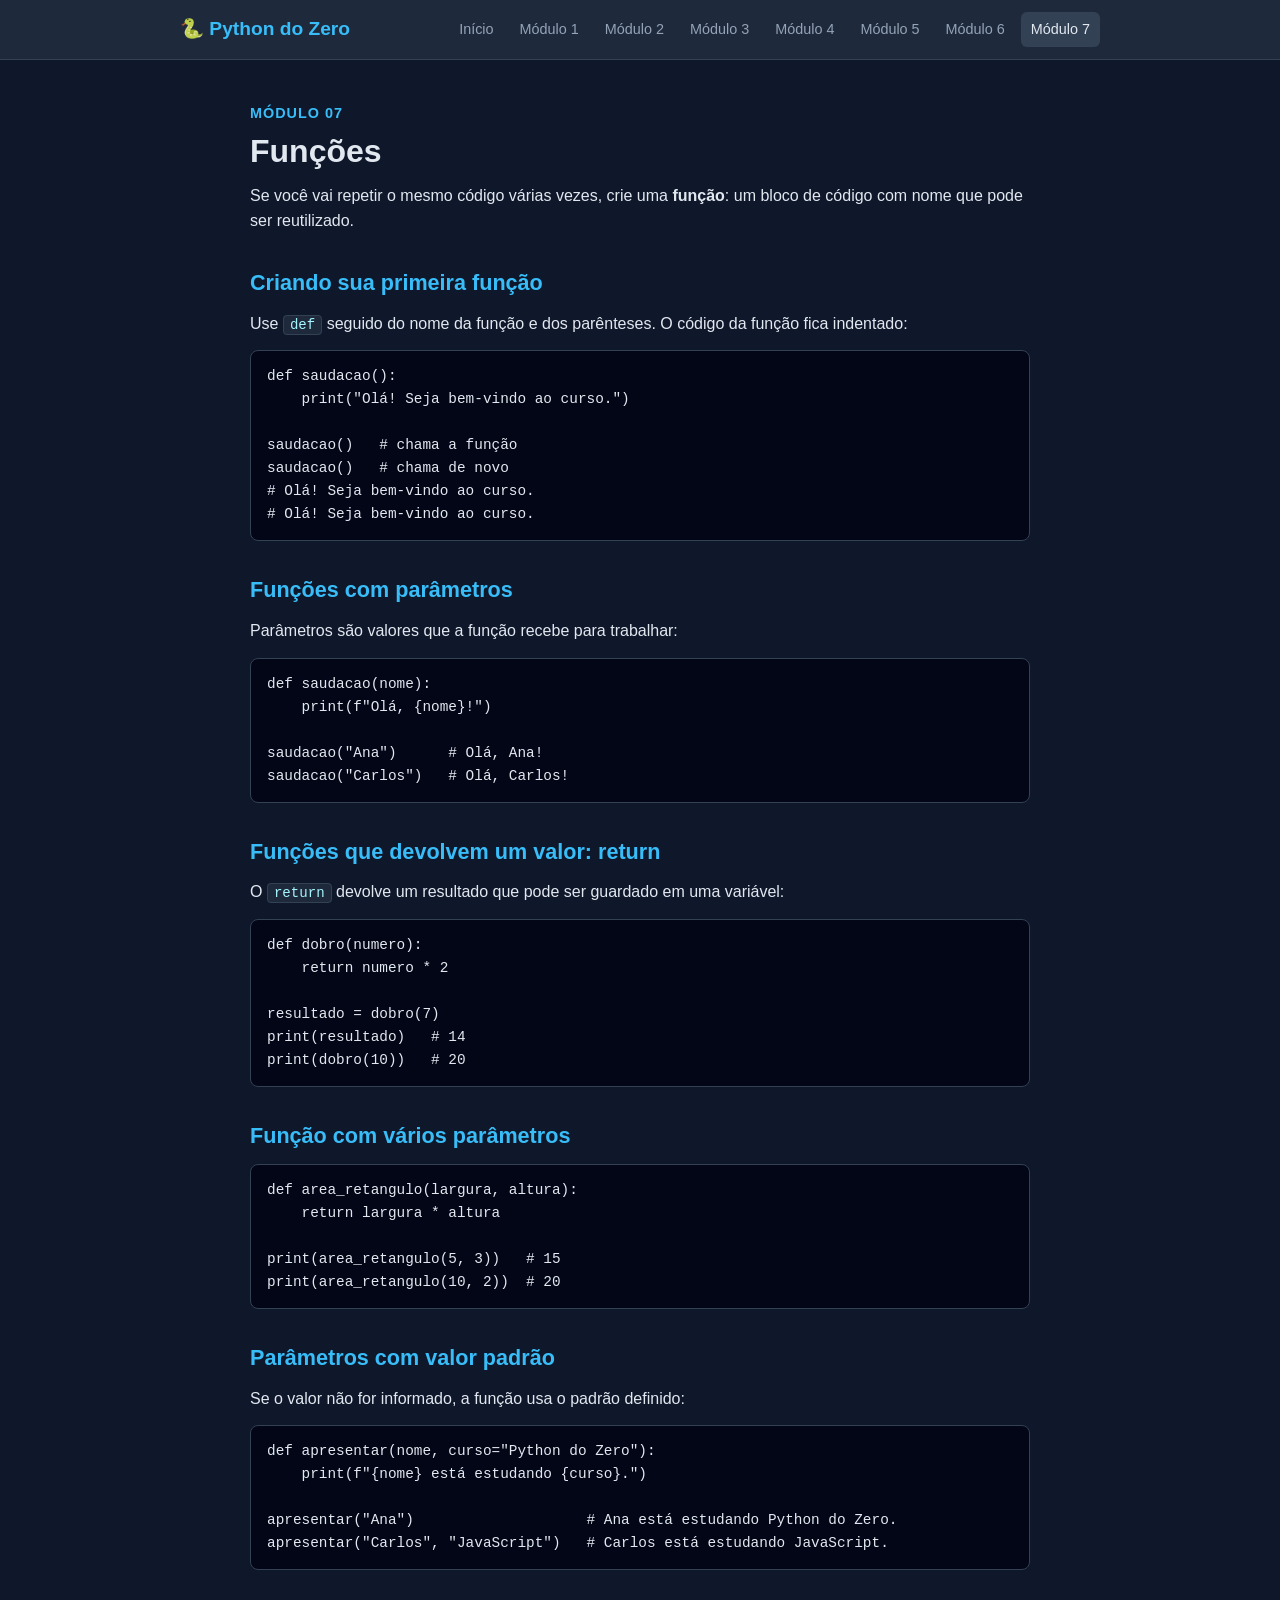
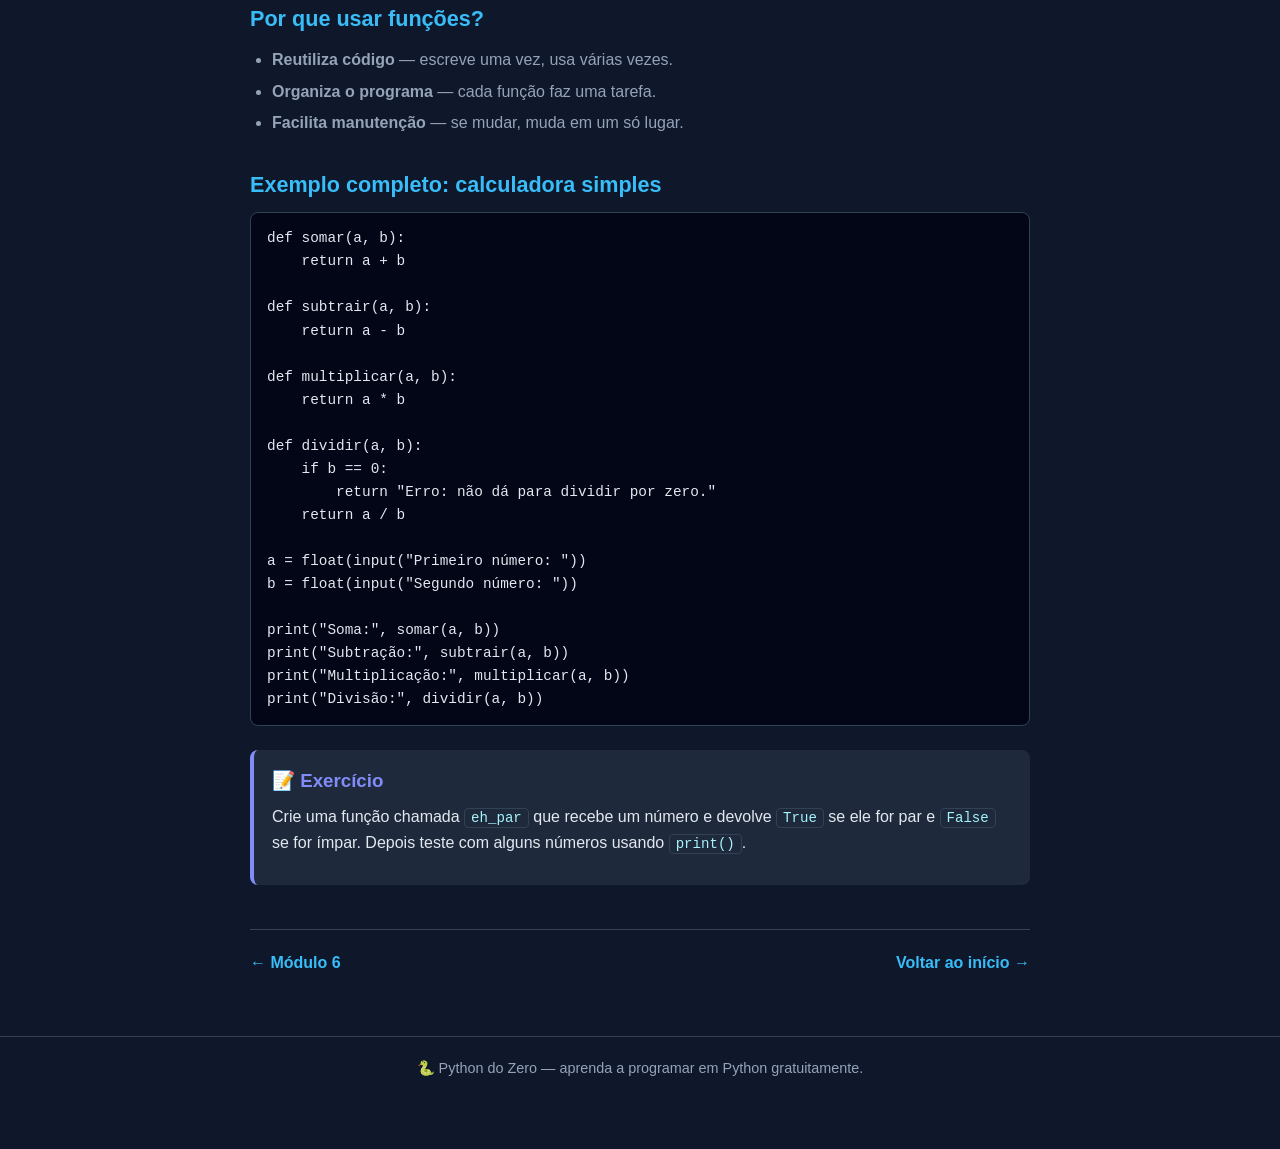
<file: aulas/modulo-7.html>
<!DOCTYPE html>
<html lang="pt-BR">
<head>
  <meta charset="UTF-8">
  <meta name="viewport" content="width=device-width, initial-scale=1.0">
  <title>Módulo 7 — Funções | Python do Zero</title>
  <link rel="stylesheet" href="../css/style.css">
</head>
<body>
  <header class="topo">
    <div class="container topo-conteudo">
      <a class="logo" href="../index.html">🐍 Python do Zero</a>
      <button class="menu-botao" id="menu-botao" aria-label="Abrir menu">☰</button>
      <nav class="menu" id="menu">
        <a href="../index.html">Início</a>
        <a href="modulo-1.html">Módulo 1</a>
        <a href="modulo-2.html">Módulo 2</a>
        <a href="modulo-3.html">Módulo 3</a>
        <a href="modulo-4.html">Módulo 4</a>
        <a href="modulo-5.html">Módulo 5</a>
        <a href="modulo-6.html">Módulo 6</a>
        <a href="modulo-7.html">Módulo 7</a>
      </nav>
    </div>
  </header>

  <main class="aula">
    <span class="modulo-tag">Módulo 07</span>
    <h1>Funções</h1>
    <p>Se você vai repetir o mesmo código várias vezes, crie uma <strong>função</strong>: um bloco de código com nome que pode ser reutilizado.</p>

    <h2>Criando sua primeira função</h2>
    <p>Use <code>def</code> seguido do nome da função e dos parênteses. O código da função fica indentado:</p>
    <pre><code>def saudacao():
    print("Olá! Seja bem-vindo ao curso.")

saudacao()   # chama a função
saudacao()   # chama de novo
# Olá! Seja bem-vindo ao curso.
# Olá! Seja bem-vindo ao curso.</code></pre>

    <h2>Funções com parâmetros</h2>
    <p>Parâmetros são valores que a função recebe para trabalhar:</p>
    <pre><code>def saudacao(nome):
    print(f"Olá, {nome}!")

saudacao("Ana")      # Olá, Ana!
saudacao("Carlos")   # Olá, Carlos!</code></pre>

    <h2>Funções que devolvem um valor: return</h2>
    <p>O <code>return</code> devolve um resultado que pode ser guardado em uma variável:</p>
    <pre><code>def dobro(numero):
    return numero * 2

resultado = dobro(7)
print(resultado)   # 14
print(dobro(10))   # 20</code></pre>

    <h2>Função com vários parâmetros</h2>
    <pre><code>def area_retangulo(largura, altura):
    return largura * altura

print(area_retangulo(5, 3))   # 15
print(area_retangulo(10, 2))  # 20</code></pre>

    <h2>Parâmetros com valor padrão</h2>
    <p>Se o valor não for informado, a função usa o padrão definido:</p>
    <pre><code>def apresentar(nome, curso="Python do Zero"):
    print(f"{nome} está estudando {curso}.")

apresentar("Ana")                    # Ana está estudando Python do Zero.
apresentar("Carlos", "JavaScript")   # Carlos está estudando JavaScript.</code></pre>

    <h2>Por que usar funções?</h2>
    <ul>
      <li><strong>Reutiliza código</strong> — escreve uma vez, usa várias vezes.</li>
      <li><strong>Organiza o programa</strong> — cada função faz uma tarefa.</li>
      <li><strong>Facilita manutenção</strong> — se mudar, muda em um só lugar.</li>
    </ul>

    <h2>Exemplo completo: calculadora simples</h2>
    <pre><code>def somar(a, b):
    return a + b

def subtrair(a, b):
    return a - b

def multiplicar(a, b):
    return a * b

def dividir(a, b):
    if b == 0:
        return "Erro: não dá para dividir por zero."
    return a / b

a = float(input("Primeiro número: "))
b = float(input("Segundo número: "))

print("Soma:", somar(a, b))
print("Subtração:", subtrair(a, b))
print("Multiplicação:", multiplicar(a, b))
print("Divisão:", dividir(a, b))</code></pre>

    <div class="exercicio">
      <h3>📝 Exercício</h3>
      <p>Crie uma função chamada <code>eh_par</code> que recebe um número e devolve <code>True</code> se ele for par e <code>False</code> se for ímpar. Depois teste com alguns números usando <code>print()</code>.</p>
    </div>

    <nav class="nav-aulas">
      <a href="modulo-6.html">← Módulo 6</a>
      <a href="../index.html">Voltar ao início →</a>
    </nav>
  </main>

  <footer class="rodape">
    <div class="container">
      <p>🐍 Python do Zero — aprenda a programar em Python gratuitamente.</p>
    </div>
  </footer>

  <script src="../js/main.js"></script>
</body>
</html>
</file>
<file: css/style.css>
:root {
  --fundo: #0f172a;
  --fundo-claro: #1e293b;
  --texto: #e2e8f0;
  --texto-suave: #94a3b8;
  --destaque: #38bdf8;
  --destaque-2: #818cf8;
  --borda: #334155;
}

* {
  margin: 0;
  padding: 0;
  box-sizing: border-box;
}

body {
  font-family: "Segoe UI", Arial, sans-serif;
  background: var(--fundo);
  color: var(--texto);
  line-height: 1.6;
}

.container {
  max-width: 960px;
  margin: 0 auto;
  padding: 0 20px;
}

.topo {
  background: var(--fundo-claro);
  border-bottom: 1px solid var(--borda);
  position: sticky;
  top: 0;
  z-index: 10;
}

.topo-conteudo {
  display: flex;
  align-items: center;
  justify-content: space-between;
  flex-wrap: wrap;
  gap: 10px;
  padding-top: 12px;
  padding-bottom: 12px;
}

.logo {
  color: var(--destaque);
  font-weight: bold;
  font-size: 1.2rem;
  text-decoration: none;
}

.menu {
  display: flex;
  flex-wrap: wrap;
  gap: 6px;
}

.menu a {
  color: var(--texto-suave);
  text-decoration: none;
  padding: 6px 10px;
  border-radius: 6px;
  font-size: 0.9rem;
}

.menu a:hover,
.menu a.ativo {
  background: var(--borda);
  color: var(--texto);
}

.menu-botao {
  display: none;
  background: none;
  border: 1px solid var(--borda);
  color: var(--texto);
  font-size: 1.2rem;
  border-radius: 6px;
  padding: 4px 10px;
  cursor: pointer;
}

.hero {
  text-align: center;
  padding: 70px 20px;
}

.hero h1 {
  font-size: 2.6rem;
  margin-bottom: 14px;
  background: linear-gradient(90deg, var(--destaque), var(--destaque-2));
  -webkit-background-clip: text;
  background-clip: text;
  color: transparent;
}

.subtitulo {
  color: var(--texto-suave);
  max-width: 620px;
  margin: 0 auto 26px;
  font-size: 1.05rem;
}

.botao {
  display: inline-block;
  background: var(--destaque);
  color: #082f49;
  font-weight: bold;
  text-decoration: none;
  padding: 12px 26px;
  border-radius: 8px;
}

.botao:hover {
  background: var(--destaque-2);
}

.modulos,
.como-funciona {
  padding: 30px 20px 50px;
}

.modulos h2,
.como-funciona h2 {
  margin-bottom: 20px;
  font-size: 1.6rem;
}

.grade {
  display: grid;
  grid-template-columns: repeat(auto-fit, minmax(260px, 1fr));
  gap: 16px;
}

.cartao {
  background: var(--fundo-claro);
  border: 1px solid var(--borda);
  border-radius: 10px;
  padding: 20px;
  text-decoration: none;
  color: var(--texto);
  transition: transform 0.15s ease, border-color 0.15s ease;
}

.cartao:hover {
  transform: translateY(-3px);
  border-color: var(--destaque);
}

.cartao .numero {
  color: var(--destaque);
  font-weight: bold;
  font-size: 0.9rem;
}

.cartao h3 {
  margin: 6px 0;
}

.cartao p {
  color: var(--texto-suave);
  font-size: 0.92rem;
}

.passos {
  padding-left: 22px;
  color: var(--texto-suave);
}

.passos li {
  margin-bottom: 8px;
}

.passos strong {
  color: var(--texto);
}

.rodape {
  border-top: 1px solid var(--borda);
  padding: 20px;
  text-align: center;
  color: var(--texto-suave);
  font-size: 0.9rem;
}

/* ===== Páginas de aula ===== */

.aula {
  max-width: 820px;
  margin: 0 auto;
  padding: 40px 20px 60px;
}

.aula h1 {
  font-size: 2rem;
  margin-bottom: 6px;
}

.aula .modulo-tag {
  color: var(--destaque);
  font-weight: bold;
  font-size: 0.9rem;
  text-transform: uppercase;
  letter-spacing: 1px;
}

.aula h2 {
  margin: 32px 0 10px;
  font-size: 1.35rem;
  color: var(--destaque);
}

.aula p {
  margin-bottom: 14px;
  color: var(--texto);
}

.aula ul,
.aula ol {
  margin: 0 0 14px 22px;
  color: var(--texto-suave);
}

.aula li {
  margin-bottom: 6px;
}

pre {
  background: #020617;
  border: 1px solid var(--borda);
  border-radius: 8px;
  padding: 14px 16px;
  overflow-x: auto;
  margin-bottom: 16px;
  font-size: 0.9rem;
}

code {
  font-family: "Consolas", "Courier New", monospace;
  color: #a5f3fc;
}

pre code {
  color: #e2e8f0;
}

p code,
li code {
  background: var(--fundo-claro);
  border: 1px solid var(--borda);
  border-radius: 4px;
  padding: 1px 6px;
  font-size: 0.88rem;
}

.exercicio {
  background: var(--fundo-claro);
  border-left: 4px solid var(--destaque-2);
  border-radius: 8px;
  padding: 16px 18px;
  margin: 24px 0;
}

.exercicio h3 {
  margin-bottom: 8px;
  color: var(--destaque-2);
}

.nav-aulas {
  display: flex;
  justify-content: space-between;
  gap: 10px;
  margin-top: 44px;
  padding-top: 20px;
  border-top: 1px solid var(--borda);
}

.nav-aulas a {
  color: var(--destaque);
  text-decoration: none;
  font-weight: bold;
}

.nav-aulas a:hover {
  text-decoration: underline;
}

@media (max-width: 640px) {
  .menu-botao {
    display: block;
  }

  .menu {
    display: none;
    flex-direction: column;
    width: 100%;
  }

  .menu.aberto {
    display: flex;
  }

  .hero h1 {
    font-size: 2rem;
  }
}
</file>
